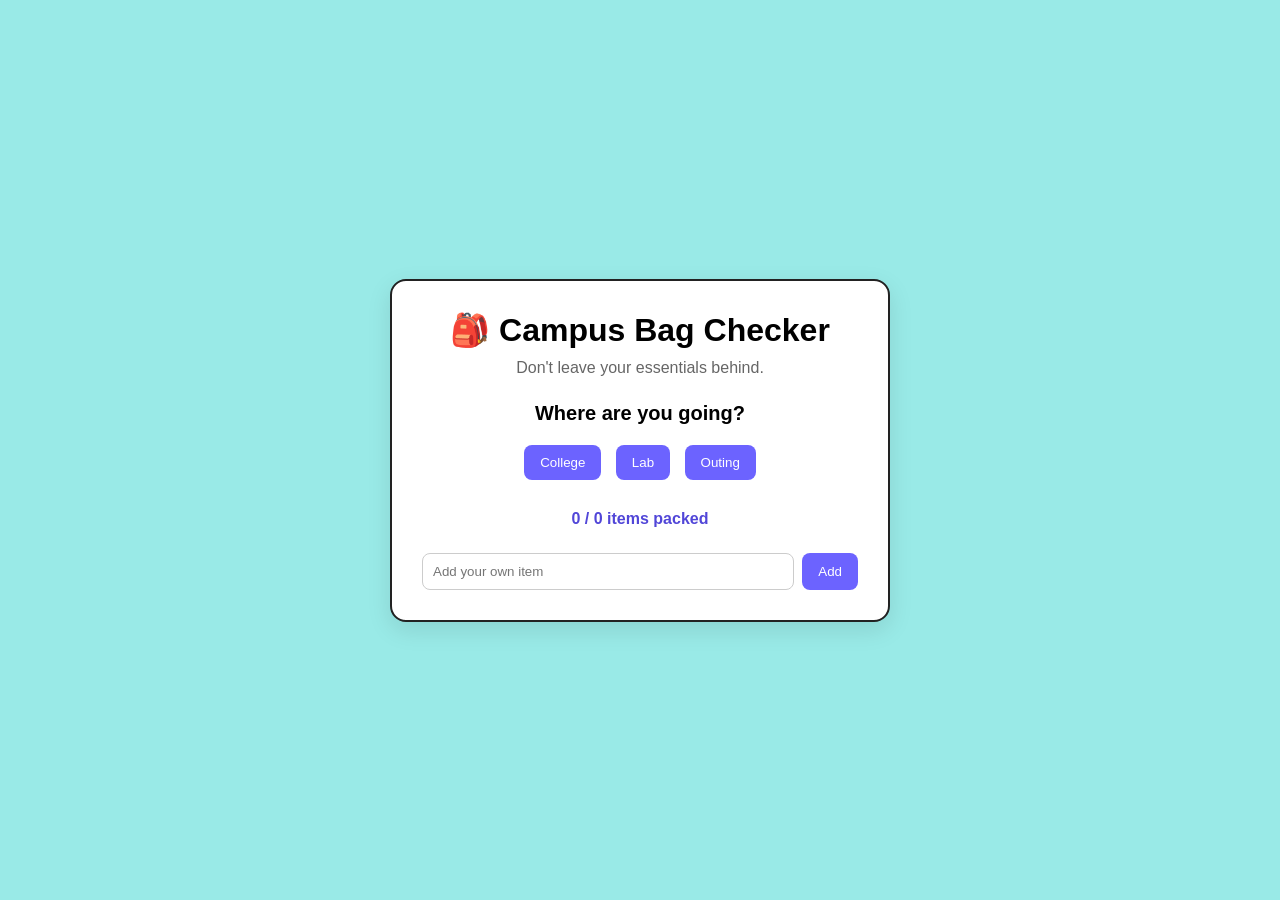
<file: campus-bag-checker/index.html>
<!DOCTYPE html>
<html lang="en">

<head>
    <meta charset="UTF-8">
    <meta name="viewport" content="width=device-width, initial-scale=1.0">

    <title>Campus Bag Checker</title>

    <link rel="stylesheet" href="style.css">
</head>

<body>

    <div class="container">

        <h1>🎒 Campus Bag Checker</h1>

        <p>Don't leave your essentials behind.</p>

        <h2>Where are you going?</h2>

        <button id="collegeBtn">College</button>
        <button id="labBtn">Lab</button>
        <button id="outingBtn">Outing</button>

    <div id="items"></div>
    <p id="progress">0 / 0 items packed</p>
    <p id="message"></p>
<div class="add-item">
    <input type="text" id="newItem" placeholder="Add your own item">
    <button id="addBtn">Add</button>
</div>

    </div>

    <script src="script.js"></script>

</body>

</html>
</file>
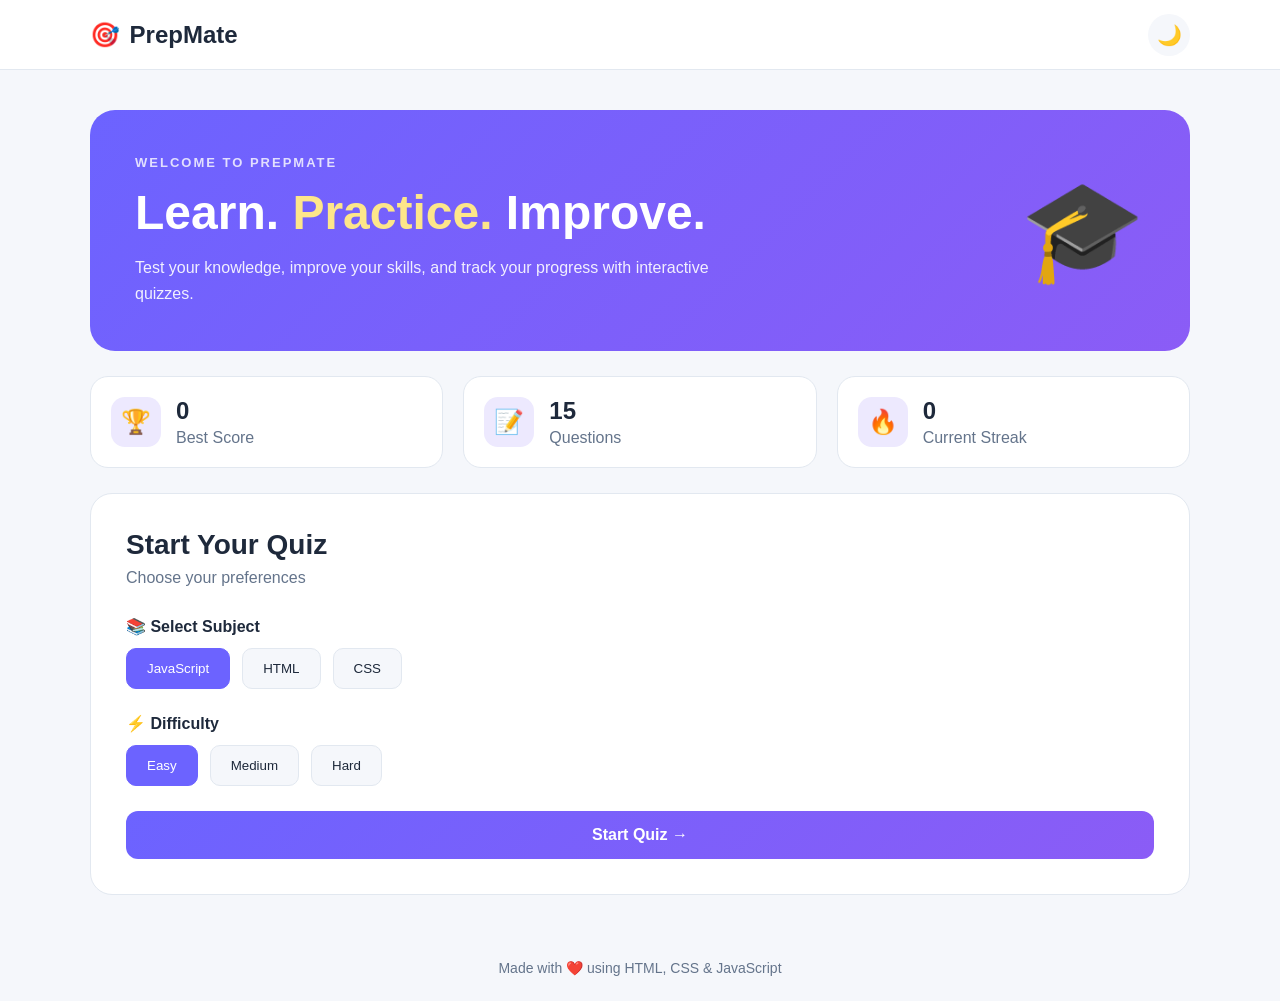
<file: quiz-app/index.html>
<!DOCTYPE html>
<html lang="en">
<head>
    <meta charset="UTF-8">
    <meta name="viewport" content="width=device-width, initial-scale=1.0">

    <title>PrepMate - Smart Quiz</title>

    <link rel="stylesheet" href="style.css">
</head>
<body>
    <!-- HEADER -->
    <header class="header">

        <div class="logo">
            <span>🎯</span>
            PrepMate
        </div>

        <button id="themeBtn" class="theme-btn">🌙</button>

    </header>


    <!-- MAIN CONTAINER -->
    <main class="container">


        <!-- ================= HOME SCREEN ================= -->

        <section id="homeScreen" class="screen">

            <div class="hero">

                <div class="hero-text">

                    <p class="small-title">WELCOME TO PREPMATE</p>

                    <h1>
                        Learn.
                        <span>Practice.</span>
                        Improve.
                    </h1>

                    <p class="description">
                        Test your knowledge, improve your skills,
                        and track your progress with interactive quizzes.
                    </p>

                </div>

                <div class="hero-icon">
                    🎓
                </div>

            </div>


            <!-- STAT CARDS -->

            <div class="stats">

                <div class="stat-card">
                    <div class="stat-icon">🏆</div>
                    <div>
                        <h3 id="bestScore">0</h3>
                        <p>Best Score</p>
                    </div>
                </div>

                <div class="stat-card">
                    <div class="stat-icon">📝</div>
                    <div>
                        <h3>15</h3>
                        <p>Questions</p>
                    </div>
                </div>

                <div class="stat-card">
                    <div class="stat-icon">🔥</div>
                    <div>
                        <h3 id="streak">0</h3>
                        <p>Current Streak</p>
                    </div>
                </div>

            </div>


            <!-- QUIZ SETTINGS -->

            <div class="quiz-box">

                <h2>Start Your Quiz</h2>

                <p class="box-subtitle">
                    Choose your preferences
                </p>


                <!-- SUBJECT -->

                <div class="setting">

                    <label>📚 Select Subject</label>

                    <div class="options">

                        <button class="select-btn active"
                                data-subject="javascript">
                            JavaScript
                        </button>

                        <button class="select-btn"
                                data-subject="html">
                            HTML
                        </button>

                        <button class="select-btn"
                                data-subject="css">
                            CSS
                        </button>

                    </div>

                </div>


                <!-- DIFFICULTY -->

                <div class="setting">

                    <label>⚡ Difficulty</label>

                    <div class="options">

                        <button class="difficulty-btn active"
                                data-level="easy">
                            Easy
                        </button>

                        <button class="difficulty-btn"
                                data-level="medium">
                            Medium
                        </button>

                        <button class="difficulty-btn"
                                data-level="hard">
                            Hard
                        </button>

                    </div>

                </div>


                <button id="startBtn" class="start-btn">
                    Start Quiz →
                </button>

            </div>

        </section>



        <!-- ================= QUIZ SCREEN ================= -->

        <section id="quizScreen" class="screen hidden">


            <!-- QUIZ TOP -->

            <div class="quiz-top">

                <div>

                    <p class="question-number">
                        Question <span id="currentQuestion">1</span>
                        of <span id="totalQuestions">15</span>
                    </p>

                </div>

                <div class="timer">
                    ⏱️ <span id="timer">30</span>s
                </div>

            </div>


            <!-- PROGRESS -->

            <div class="progress-container">

                <div id="progressBar" class="progress-bar"></div>

            </div>


            <!-- QUESTION CARD -->

            <div class="question-card">

                <span id="questionTag" class="question-tag">
                    JavaScript
                </span>

                <h2 id="question">
                    Question will appear here
                </h2>


                <!-- OPTIONS -->

                <div id="optionsContainer" class="answer-options">

                </div>


                <!-- NEXT BUTTON -->

                <button id="nextBtn" class="next-btn" disabled>
                    Next Question →
                </button>

            </div>


        </section>



        <!-- ================= RESULT SCREEN ================= -->

        <section id="resultScreen" class="screen hidden">

            <div class="result-card">

                <div class="result-icon">
                    🏆
                </div>

                <p class="small-title">
                    QUIZ COMPLETED
                </p>

                <h1>Great Job! 🎉</h1>

                <p class="result-message" id="resultMessage">
                    Keep learning and improving!
                </p>


                <!-- SCORE -->

                <div class="score-circle">

                    <div>

                        <strong id="finalScore">
                            0
                        </strong>

                        <span>
                            / 15
                        </span>

                    </div>

                </div>


                <!-- RESULT STATS -->

                <div class="result-stats">

                    <div>
                        <span class="correct-color">✓</span>
                        <strong id="correctAnswers">0</strong>
                        <p>Correct</p>
                    </div>

                    <div>
                        <span class="wrong-color">✕</span>
                        <strong id="wrongAnswers">0</strong>
                        <p>Wrong</p>
                    </div>

                    <div>
                        <span>🎯</span>
                        <strong id="percentage">0%</strong>
                        <p>Accuracy</p>
                    </div>

                </div>


                <div class="result-buttons">

                    <button id="reviewBtn" class="review-btn">
                        📋 Review Answers
                    </button>

                    <button id="restartBtn" class="restart-btn">
                        🔄 Try Again
                    </button>

                </div>

            </div>

        </section>



        <!-- ================= REVIEW SCREEN ================= -->

        <section id="reviewScreen" class="screen hidden">

            <div class="review-header">

                <div>
                    <p class="small-title">QUIZ REVIEW</p>
                    <h1>Your Answers</h1>
                </div>

                <button id="backResultBtn" class="back-btn">
                    ← Back
                </button>

            </div>


            <div id="reviewContainer">

            </div>


            <button id="reviewRestartBtn" class="start-btn">
                🔄 Take Quiz Again
            </button>

        </section>

    </main>


    <footer>

        <p>
            Made with ❤️ using HTML, CSS & JavaScript
        </p>

    </footer>


    <script src="script.js"></script>

</body>
</html>
</file>
<file: campus-bag-checker/style.css>
* {
    margin: 0;
    padding: 0;
    box-sizing: border-box;
}

body {
    font-family: Arial, sans-serif;
    background: #99eae7;

    min-height: 100vh;

    display: flex;
    justify-content: center;
    align-items: center;

    padding: 20px;
}

.container {
    background: white;

    width: 100%;
    max-width: 500px;

    padding: 30px;

    border-radius: 16px;

    text-align: center;
    border: 2px solid #222;
    box-shadow: 0 8px 25px rgba(0, 0, 0, 0.1);
}

h1 {
    margin-bottom: 10px; /*gap betn head and para*/
}

.container > p /*select <p> that is directly inside .container*/
{
    color: #666;
    margin-bottom: 25px;
}

h2 {
    font-size: 20px;
    margin-bottom: 15px;
}

.container > button {
    padding: 10px 16px;

    margin: 5px;

    border: none;

    border-radius: 8px;

    background: #6C63FF;

    color: white;

    cursor: pointer;
}

.container > button:hover {
    background: #5146D8;
}

#items {
    margin-top: 25px;
    text-align: left;
}

#items div {
    display: flex;

    align-items: center;

    gap: 10px;

    background: #f5f5f5;

    padding: 13px;

    margin-bottom: 8px;

    border-radius: 8px;
}

#items input {
    width: 17px;
    height: 17px;
}
.add-item {
    display: flex;
    gap: 8px;
    margin-top: 20px;
}

.add-item input {
    flex: 1;
    padding: 10px;
    border: 1px solid #ccc;
    border-radius: 8px;
}

.add-item button {
    padding: 10px 16px;
    border: none;
    border-radius: 8px;
    background: #6C63FF;
    color: white;
    cursor: pointer;
}

.add-item button:hover {
    background: #5146D8;
}
.delete-btn {
    margin-left: auto;
    border: none;
    background: transparent;
    color: #ef4444;
    font-size: 18px;
    cursor: pointer;
}

.delete-btn:hover {
    color: #b91c1c;
}
#message {
    margin-top: 15px;
    font-weight: bold;
}
#progress {
    margin-top: 15px;
    font-weight: bold;
    color: #5146D8;
}

#message {
    margin-top: 8px;
    font-weight: bold;
    color: #22C55E;
}

.delete-btn {
    margin-left: auto;
    border: none;
    background: transparent;
    color: #EF4444;
    font-size: 18px;
    cursor: pointer;
}

.delete-btn:hover {
    color: #B91C1C;
}
</file>
<file: quiz-app/style.css>
* {
    margin: 0;
    padding: 0;
    box-sizing: border-box;
}


:root {
    --primary: #6c63ff;
    --secondary: #8b5cf6;
    --background: #f5f7fb;
    --card: #ffffff;
    --text: #1e293b;
    --muted: #64748b;
    --border: #e2e8f0;
    --correct: #16a34a;
    --wrong: #dc2626;
}


body.dark {
    --background: #111827;
    --card: #1f2937;
    --text: #f8fafc;
    --muted: #94a3b8;
    --border: #374151;
}


body {
    font-family: Arial, sans-serif;
    background: var(--background);
    color: var(--text);
    min-height: 100vh;
    transition: 0.3s;
}


/* HEADER */

.header {
    height: 70px;
    padding: 0 7%;
    display: flex;
    justify-content: space-between;
    align-items: center;

    background: var(--card);
    border-bottom: 1px solid var(--border);
}


.logo {
    font-size: 24px;
    font-weight: bold;
    display: flex;
    align-items: center;
    gap: 10px;
}


.theme-btn {
    width: 42px;
    height: 42px;

    border: none;
    border-radius: 50%;

    background: var(--background);

    font-size: 20px;
    cursor: pointer;
}


/* MAIN */

.container {
    width: 90%;
    max-width: 1100px;
    margin: 40px auto;
}


.hidden {
    display: none !important;
}


/* HERO */

.hero {
    background: linear-gradient(
        135deg,
        #6c63ff,
        #8b5cf6
    );

    color: white;

    padding: 45px;

    border-radius: 25px;

    display: flex;
    justify-content: space-between;
    align-items: center;

    margin-bottom: 25px;
}


.small-title {
    font-size: 13px;
    font-weight: bold;
    letter-spacing: 2px;
    opacity: 0.8;
}


.hero h1 {
    font-size: 48px;
    margin: 15px 0;
}


.hero h1 span {
    color: #fde68a;
}


.description {
    max-width: 600px;
    line-height: 1.6;
    opacity: 0.9;
}


.hero-icon {
    font-size: 100px;
}


/* STATS */

.stats {
    display: grid;
    grid-template-columns: repeat(3, 1fr);
    gap: 20px;

    margin-bottom: 25px;
}


.stat-card {
    background: var(--card);

    border: 1px solid var(--border);

    border-radius: 18px;

    padding: 20px;

    display: flex;
    align-items: center;

    gap: 15px;
}


.stat-icon {
    width: 50px;
    height: 50px;

    border-radius: 14px;

    background: #ede9fe;

    display: flex;
    align-items: center;
    justify-content: center;

    font-size: 24px;
}


.stat-card h3 {
    font-size: 24px;
}


.stat-card p {
    color: var(--muted);
    margin-top: 4px;
}


/* QUIZ BOX */

.quiz-box {
    background: var(--card);

    border: 1px solid var(--border);

    border-radius: 22px;

    padding: 35px;
}


.quiz-box h2 {
    font-size: 28px;
}


.box-subtitle {
    color: var(--muted);
    margin: 8px 0 30px;
}


.setting {
    margin-bottom: 25px;
}


.setting label {
    display: block;
    font-weight: bold;
    margin-bottom: 12px;
}


.options {
    display: flex;
    gap: 12px;
    flex-wrap: wrap;
}


.select-btn,
.difficulty-btn {
    padding: 12px 20px;

    background: var(--background);

    border: 1px solid var(--border);

    border-radius: 10px;

    color: var(--text);

    cursor: pointer;

    transition: 0.2s;
}


.select-btn:hover,
.difficulty-btn:hover {
    transform: translateY(-2px);
}


.select-btn.active,
.difficulty-btn.active {
    background: var(--primary);
    color: white;
    border-color: var(--primary);
}


/* START BUTTON */

.start-btn {
    width: 100%;

    padding: 15px;

    border: none;

    border-radius: 12px;

    background: linear-gradient(
        135deg,
        var(--primary),
        var(--secondary)
    );

    color: white;

    font-size: 16px;

    font-weight: bold;

    cursor: pointer;

    transition: 0.2s;
}


.start-btn:hover {
    transform: translateY(-2px);
}


/* QUIZ */

.quiz-top {
    display: flex;
    justify-content: space-between;
    align-items: center;

    margin-bottom: 12px;
}


.question-number {
    color: var(--muted);
}


.question-number span {
    color: var(--primary);
    font-weight: bold;
}


.timer {
    background: var(--card);

    border: 1px solid var(--border);

    padding: 10px 18px;

    border-radius: 10px;

    font-weight: bold;
}


.progress-container {
    width: 100%;
    height: 8px;

    background: var(--border);

    border-radius: 10px;

    overflow: hidden;

    margin-bottom: 25px;
}


.progress-bar {
    height: 100%;

    width: 0%;

    background: linear-gradient(
        90deg,
        var(--primary),
        var(--secondary)
    );

    transition: 0.3s;
}


/* QUESTION CARD */

.question-card {
    background: var(--card);

    border: 1px solid var(--border);

    border-radius: 22px;

    padding: 35px;
}


.question-tag {
    display: inline-block;

    background: #ede9fe;

    color: #6d28d9;

    padding: 7px 12px;

    border-radius: 20px;

    font-size: 13px;

    font-weight: bold;

    margin-bottom: 20px;
}


.question-card h2 {
    font-size: 25px;

    line-height: 1.5;

    margin-bottom: 25px;
}


/* ANSWERS */

.answer-options {
    display: grid;

    grid-template-columns: 1fr 1fr;

    gap: 15px;
}


.answer-btn {
    padding: 18px;

    background: var(--background);

    border: 2px solid var(--border);

    border-radius: 12px;

    color: var(--text);

    text-align: left;

    cursor: pointer;

    font-size: 15px;

    transition: 0.2s;
}


.answer-btn:hover {
    border-color: var(--primary);

    transform: translateY(-2px);
}


.answer-btn.correct {
    background: #dcfce7;

    border-color: var(--correct);

    color: #166534;
}


.answer-btn.wrong {
    background: #fee2e2;

    border-color: var(--wrong);

    color: #991b1b;
}


.answer-btn.disabled {
    pointer-events: none;
}


/* NEXT */

.next-btn {
    width: 100%;

    padding: 15px;

    margin-top: 25px;

    border: none;

    border-radius: 12px;

    background: var(--primary);

    color: white;

    font-size: 16px;

    font-weight: bold;

    cursor: pointer;

    opacity: 0.5;
}


.next-btn:not(:disabled) {
    opacity: 1;
}


/* RESULT */

.result-card {
    background: var(--card);

    border: 1px solid var(--border);

    border-radius: 25px;

    padding: 45px;

    text-align: center;
}


.result-icon {
    font-size: 60px;
}


.result-card h1 {
    margin: 10px 0;
}


.result-message {
    color: var(--muted);

    margin-bottom: 25px;
}


.score-circle {
    width: 180px;
    height: 180px;

    border-radius: 50%;

    margin: auto;

    display: flex;
    align-items: center;
    justify-content: center;

    background:
        conic-gradient(
            var(--primary) 0deg,
            #e5e7eb 0deg
        );

    position: relative;
}


.score-circle::before {
    content: "";

    position: absolute;

    width: 145px;
    height: 145px;

    border-radius: 50%;

    background: var(--card);
}


.score-circle div {
    position: relative;
    z-index: 1;
}


.score-circle strong {
    font-size: 40px;
}


.score-circle span {
    color: var(--muted);
}


/* RESULT STATS */

.result-stats {
    display: grid;

    grid-template-columns: repeat(3, 1fr);

    margin: 30px 0;

    gap: 15px;
}


.result-stats div {
    padding: 15px;

    background: var(--background);

    border-radius: 12px;
}


.result-stats span {
    font-size: 22px;

    display: block;

    margin-bottom: 5px;
}


.result-stats strong {
    font-size: 22px;
}


.result-stats p {
    color: var(--muted);

    margin-top: 5px;
}


.correct-color {
    color: var(--correct);
}


.wrong-color {
    color: var(--wrong);
}


/* RESULT BUTTONS */

.result-buttons {
    display: flex;

    gap: 15px;
}


.review-btn,
.restart-btn,
.back-btn {
    flex: 1;

    padding: 14px;

    border-radius: 10px;

    cursor: pointer;

    font-weight: bold;

    font-size: 15px;
}


.review-btn {
    background: var(--background);

    color: var(--text);

    border: 1px solid var(--border);
}


.restart-btn {
    background: var(--primary);

    color: white;

    border: none;
}


/* REVIEW */

.review-header {
    display: flex;

    justify-content: space-between;

    align-items: center;

    margin-bottom: 25px;
}


.back-btn {
    flex: none;

    background: var(--card);

    color: var(--text);

    border: 1px solid var(--border);
}


.review-item {
    background: var(--card);

    border: 1px solid var(--border);

    border-radius: 15px;

    padding: 22px;

    margin-bottom: 15px;
}


.review-item h3 {
    margin-bottom: 15px;

    line-height: 1.5;
}


.review-answer {
    padding: 10px;

    border-radius: 8px;

    margin-top: 8px;

    font-size: 14px;
}


.review-answer.correct-answer {
    background: #dcfce7;

    color: #166534;
}


.review-answer.user-wrong {
    background: #fee2e2;

    color: #991b1b;
}


/* FOOTER */

footer {
    text-align: center;

    padding: 25px;

    color: var(--muted);

    font-size: 14px;
}


/* RESPONSIVE */

@media (max-width: 700px) {

    .hero {
        padding: 30px;

        flex-direction: column;

        text-align: center;
    }


    .hero h1 {
        font-size: 35px;
    }


    .hero-icon {
        font-size: 70px;

        margin-top: 20px;
    }


    .stats {
        grid-template-columns: 1fr;
    }


    .answer-options {
        grid-template-columns: 1fr;
    }


    .result-stats {
        grid-template-columns: 1fr;
    }


    .result-buttons {
        flex-direction: column;
    }


    .quiz-box,
    .question-card,
    .result-card {
        padding: 25px;
    }

}
</file>
